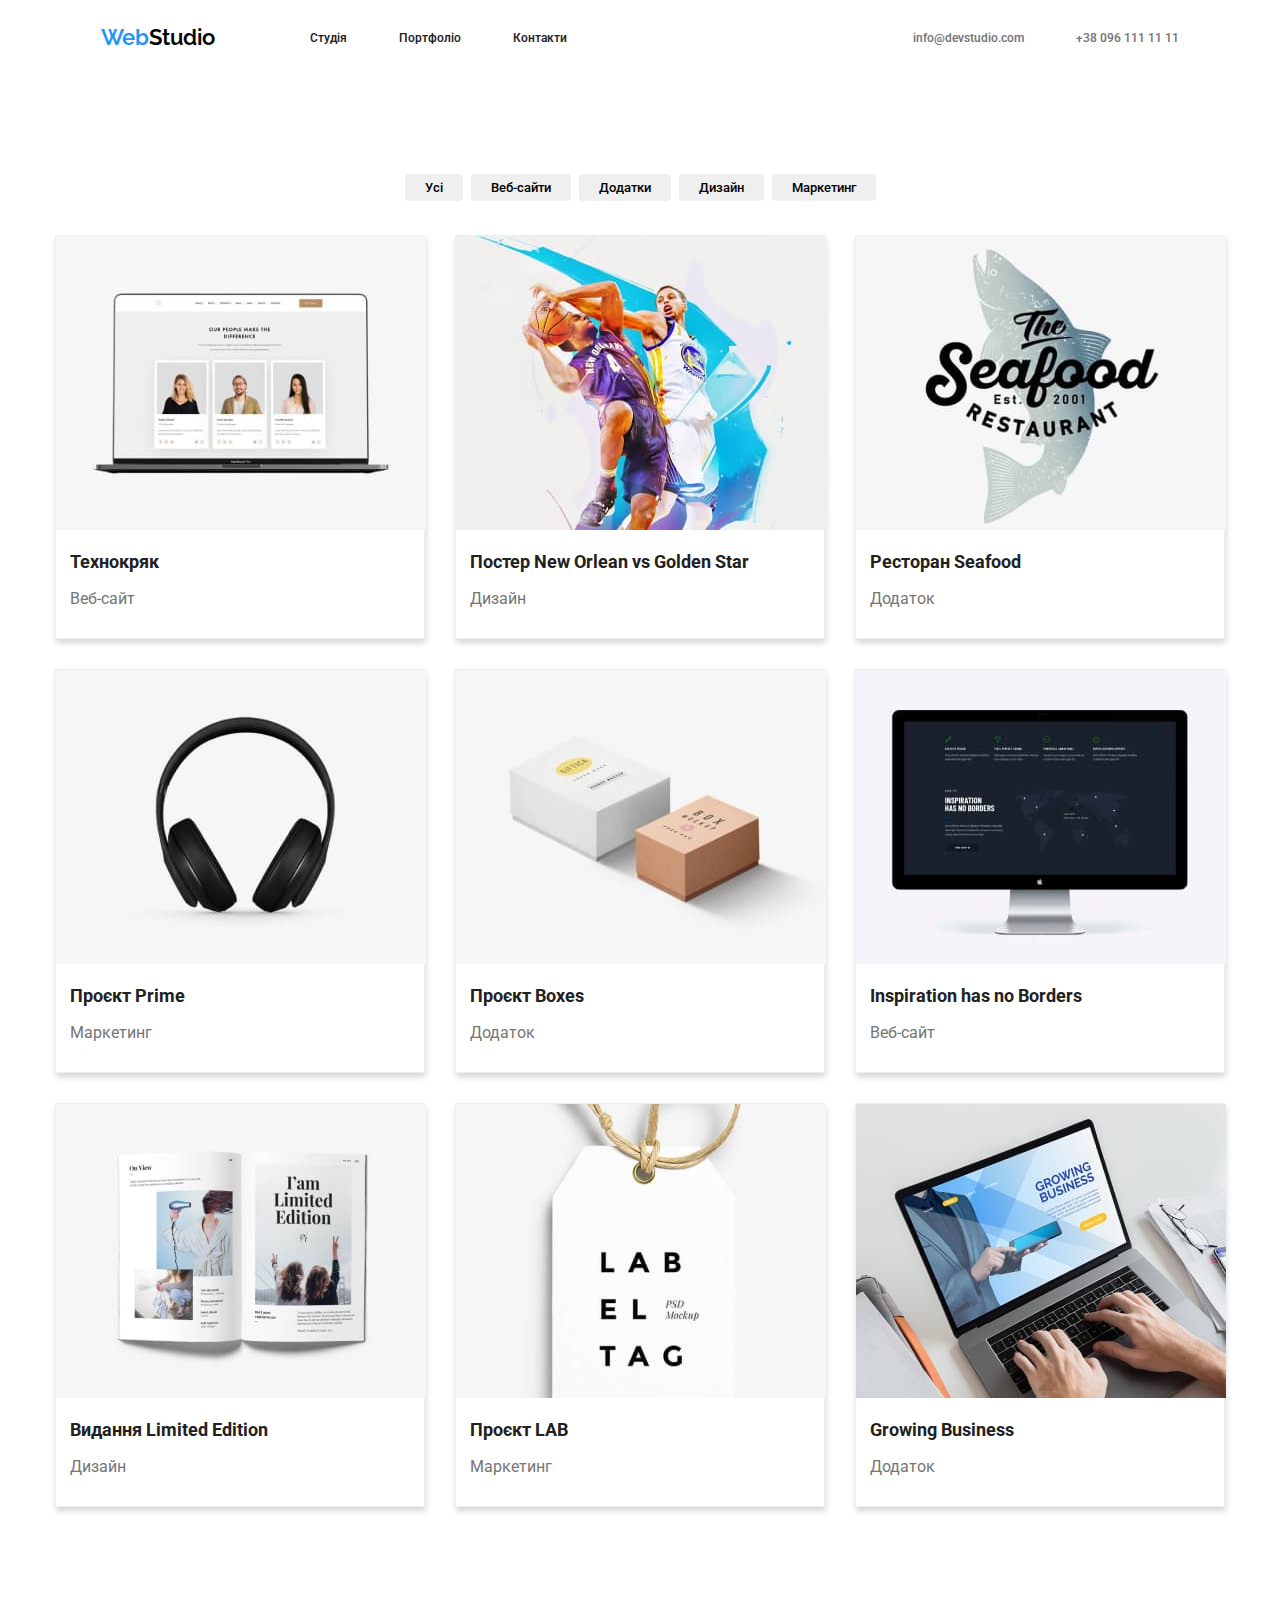
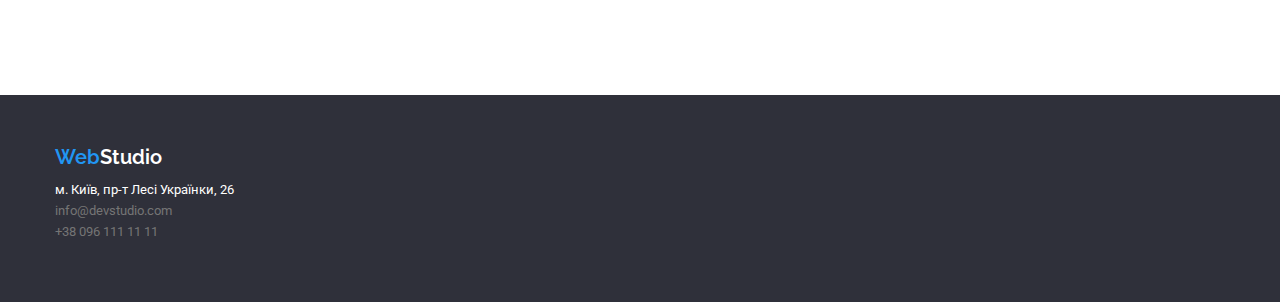
<file: portfolio.html>
<!DOCTYPE html>
<html lang="en">
<head>
    <meta charset="UTF-8">
    <meta name="viewport" content="width=device-width, initial-scale=1.0">
    <title>Portfolio</title>
    <link rel="stylesheet" href="./css/style.css">
    <link rel="stylesheet" href="./css/reset.css">
</head>
<body>
    <!-- Навігація -->
    <header class="header">
        <div class="container">
            <a href="index.html" class="header-logo">
                <p class="header-text">
                    <span class="header-span">Web</span>Studio
                </p>
            </a>
            <nav class="header-nav">
                <ul class="header-list">
                    <li class="header-item"><a class="header-link" href="#">Студія</a></li>
                    <li class="header-item"><a class="header-link" href="portfolio.html">Портфоліо</a></li>
                    <li class="header-item"><a class="header-link" href="#">Контакти</a></li>
                </ul>
            </nav>
            <ul class="header-roster">
                <li class="header-element"><a href="mailto:info@devstudio.com" class="header-reference">info@devstudio.com</a></li>
                <li class="header-element"><a href="tel:+380961111111" class="header-reference">+38 096 111 11 11</a></li>
            </ul>
        </div>
    </header>
    <main>
        <!-- Вибір конкретного портфоліо -->
        <section class="buttons" aria-label="Кнопки для вибору">
            <div class="container">
                <ul class="buttons_list">
                    <li class="buttons_item">
                        <button class="buttons_btn" type="button">Усі</button>
                    </li>
                    <li class="buttons_item">
                        <button class="buttons_btn" type="button">Веб-сайти</button>
                    </li>
                    <li class="buttons_item">
                        <button class="buttons_btn" type="button">Додатки</button>
                    </li>
                    <li class="buttons_item">
                        <button class="buttons_btn" type="button">Дизайн</button>
                    </li>
                    <li class="buttons_item">
                        <button class="buttons_btn" type="button">Маркетинг</button>
                    </li>
                </ul>
            </div>
        </section>
        <!-- Усе портфоліо -->
        <section class="brief" aria-label="Секція з усім портфоліо">
            <div class="container">
                <ul class="brief_list">
                    <li class="brief-item">
                        <a class="brief-link" href="">
                            <img class="brief-image" src="./image/Techno.jpg" alt="Технокряк">
                            <h3 class="brief-title">Технокряк</h3>
                            <p class="brief-desc">Веб-сайт</p>
                        </a>
                    </li>
                    <li class="brief-item">
                        <a class="brief-link" href="#">
                            <img class="brief_image" src="./image/poster.jpg" alt="Постер">
                            <h3 class="brief-title">Постер New Orlean vs Golden Star</h3>
                            <p class="brief-desc">Дизайн</p>
                        </a>
                    </li>
                    <li class="brief-item">
                        <a class="brief-link" href="#">
                            <img class="brief_image" src="./image/restouran.jpg" alt="Ресторан">
                            <h3 class="brief-title">Ресторан Seafood</h3>
                            <p class="brief-desc">Додаток</p>
                        </a>
                    </li>
                    <li class="brief-item">
                        <a class="brief-link" href="#">
                            <img class="brief_image" src="./image/prime.jpg" alt="Проєкт Prime">
                            <h3 class="brief-title">Проєкт Prime</h3>
                            <p class="brief-desc">Маркетинг</p>
                        </a>
                    </li>
                    <li class="brief-item">
                        <a class="brief-link" href="#">
                            <img class="brief_image" src="./image/boxes.jpg" alt="Проєкт Boxes">
                            <h3 class="brief-title">Проєкт Boxes</h3>
                            <p class="brief-desc">Додаток</p>
                        </a>
                    </li>
                    <li class="brief-item">
                        <a class="brief-link" href="#">
                            <img class="brief_image" src="./image/borders.jpg" alt="Немає меж">
                            <h3 class="brief-title">Inspiration has no Borders</h3>
                            <p class="brief-desc">Веб-сайт</p>
                        </a>
                    </li>
                    <li class="brief-item">
                        <a class="brief-link" href="#">
                            <img class="brief_image" src="./image/edition.jpg" alt="Книга лімітована колекція">
                            <h3 class="brief-title">Видання Limited Edition</h3>
                            <p class="brief-desc">Дизайн</p>
                        </a>
                    </li>
                    <li class="brief-item">
                        <a class="brief-link" href="#">
                            <img class="brief_image" src="./image/lab.jpg" alt="Проєкт LAB">
                            <h3 class="brief-title">Проєкт LAB</h3>
                            <p class="brief-desc">Маркетинг</p>
                        </a>
                    </li>
                    <li class="brief-item">
                        <a class="brief-link" href="#">
                            <img class="brief_image" src="./image/bussines.jpg" alt="Бізнес">
                            <h3 class="brief-title">Growing Business</h3>
                            <p class="brief-desc">Додаток</p>
                        </a>
                    </li>
                </ul>
            </div>
        </section>
    </main>
    <footer class="footer">
        <div class="container">
            <a href="index.html" class="footer-logo">
                <p class="footer-text">
                    <span class="footer-span">Web</span>Studio
                </p>
            </a>
            <address class="footer-address">
                <ul class="footer-list">
                    <li class="footer-item"><a href="https://maps.app.goo.gl/B15ud91DK2bjN8EE8" class="footer-superscription">м. Київ, пр-т Лесі Українки, 26</a></li>
                    <li class="footer-item"><a href="mailto:info@devstudio.com" class="footer-link">info@devstudio.com</a></li>
                    <li class="footer-item"><a href="tel:+380961111111" class="footer-link">+38 096 111 11 11</a></li>
                </ul>
            </address>
        </div>
    </footer>
</body>
</html>
</file>
<file: css/style.css>
@import url('https://fonts.googleapis.com/css2?family=Raleway:ital,wght@0,100..900;1,100..900&display=swap');
@import url('https://fonts.googleapis.com/css2?family=Roboto:ital,wght@0,100..900;1,100..900&display=swap');

:root {
    --background-button-color:#2196F3;
    --text-color:#212121;
    --text-p-color:#757575;
    --background-section-color:#2F303A;
    --background-team-color:#F5F4FA;
    --title-text-color:#FFFFFF;
    --footer-text-color:rgba(255, 255, 255, 0.6);
    --header-background-color:#ECECEC;
    --background-all-portfolio-color:#EEEEEE;
    --span-logo-color:#2196F3;
    --hover-color:#2196F3;
    --portfolio-button-color:#F5F4FA;
    --stroke-color:#EEEEEE;
    --body-font:'Roboto',sans-serif;
    --logo-font:'Raleway'.sans-serif;
}


body {
    font-family:var(--body-font);
}

.container {
    width:1170px; 
    margin: 0 auto;
}

.header-list a:hover {
    color: var(--hover-color);
}

.header-roster a:hover {
    color: var(--hover-color);
}


header {
    display: flex;
    
}

.header-span {
    color: var(--span-logo-color);
}

.header-list {
    display: flex;
    flex-direction: row;
    margin-left: 95px;
    gap: 52px;
    margin-top: 29px;
    
}

.header-list a {
    color: var(--text-color);
    font-weight: 550;
    font-family: 'Roboto',sans-serif;
    font-size: 12px;
}

.header-roster a {
    color: var(--text-p-color);
    font-family: 'Roboto',sans-serif;
    font-size: 12px;
    font-weight: 550;
    
}

header {
    height: 80px;
}

.header-roster {
    display: flex;
    flex-direction: row;
    margin-left: 346px;
    gap: 52px;
    padding-top: 29px;
}

.header-text {
    color: black;
    font-weight: 650;
    font-family: 'Raleway',sans-serif;
    font-size: 22px;
    padding-top: 26px;
}

header .container {
    display: flex;
    flex-direction: row;
    justify-content: center;
}

.service-title { 
    font-size: 44px;
    line-height: 60px;
    letter-spacing: 6%;
    font-weight: 900;
    color: white;
    font-family: "Roboto",sans-serif;
    padding-bottom: 30px;
}

.service {
    padding-bottom: 170px;
    padding-top:200px
}

.service-button {
    padding: 17px 32px;
    background-color: var(--background-button-color);
    border: none;
    border-radius: 3px;
    font-weight: 600;
    color: white;
    letter-spacing: 1px;
    font-family: "Roboto",sans-serif;
}

.service {
    text-align: center;
    background-image: url("https://s3-alpha-sig.figma.com/img/1131/4362/dd953143a8a4d9f86ec8d71afc0e8103?Expires=1744588800&Key-Pair-Id=APKAQ4GOSFWCW27IBOMQ&Signature=o-r6ezBvReEzZO3LQSttaLvF3i367omK~9PQIim0L4OJP7kcpjNRao3wwHgm0I8rJQTEaOw8A-uGG0f3uEE~Axw7GiV9dLkxXkevestbDktqM3TfUbm2hX~QXipvKiW~25qEoDM9KMiTxWiBp7Ya6XWB8EizreMFgyHzLRvKfJmYx~NNUSoV662TBnQNSMPRpQI3eMwzahPPi7MEennCZSUG~cYZKOvYz-7SP3a6C1cf6~e5bI7Pa1jsAGC2qyLJJ6~UuiPewjAEI3CgvyHIgwkO-8g~~LfVx4hFum~FOQiaGDNOqW4wi4Wb3Pc0toKDAVincciL8pt~HcjBwWGvrw__");
    
}

.buttons{
    padding-top: 94px;
    padding-bottom: 34px;
}

.details {    
    padding-top: 95px;
}

.details-list {
    display: flex;
    flex-direction: row;
    font-family: 'Roboto',sans-serif;
    justify-content: center;
    gap: 35px;
}

.details-subtitle {
    font-weight:600;
    color: var(--text-color);
}

.details-desc {
    font-size:13px;
    padding-top: 18px;
    letter-spacing: 0.5px;
    font-weight: 400;
    color: var(--text-p-color);
    line-height: 1.5;
}



.details-item::before {
    top: 0;
    left: 0;
    display: block;
    width: 270px;
    height: 120px;
    content: "";
    background-image: url("./image/antenna.jpg");
    background-size: 70px;
    background-repeat: no-repeat;
    position: top;
    background-color: #F5F4FA;

}


.activity {
    padding-top: 105px;
    padding-bottom: 108px;
}


.activity-title {
    font-size: 38px;
    letter-spacing: 0.2;
    font-weight: 600;
    font-family: 'Roboto',sans-serif;
    text-align: center;
    margin-bottom: 58px;
    color: var(--text-color);
}


.activity-list {
    display: flex;
    flex-direction: row;
    gap: 30px;
}

.activity-img {
    width:370px;
    height:294px;
}


.team {
    background-color: var(--background-team-color);
    padding-top: 87px;
    padding-bottom: 108px;
}


.team-title {
    text-align: center;
    padding-bottom: 53px;
    font-size: 30px;
    font-weight: 600;
    font-family: 'Roboto',sans-serif;
    color: var(--text-color);
}

.team-subtitle {
    padding-top: 30px;
    color: var(--text-color);
    font-size: 14px;
    font-weight: 600;
    margin-bottom: 5px;
    font-family: 'Roboto',sans-serif;
}

.team-desc {
    color: var(--text-p-color);
    font-size: 15px;
    font-family: 'Roboto',sans-serif;
    padding-bottom: 30px;
}


.team-item {
    background-color: white;
    text-align: center;
    box-shadow: 0px 2px 1px 0px rgba(0, 0, 0, 0.2);
    border-radius: 4px;
}

.team-img  {
    width: 270px;
    height: 260px;
    border-top-right-radius: 4px;
    border-top-left-radius: 4px;
}

.team-list {
    display: flex;
    flex-direction: row;
    gap: 30px;
    text-align: center;
}

.footer {
    background-color: var(--background-section-color);
    display: flex;
    align-items:start;
    font-family: 'Roboto',sans-serif;
    padding-top: 52px;
    padding-bottom: 64px;
}

.footer-span {
    color: var(--span-logo-color);
    font-family: 'Raleway',sans-serif;
}

.footer-text {
    color: white;
    margin-bottom: 16px;
    font-family: 'Raleway',sans-serif;
    font-weight: 650;
    font-size: 20px;
}


.footer-list {
    font-size:13px;
}

.footer-item:nth-child(2) {
    padding-top:8px;
    padding-bottom:8px;
}

.footer-link {
    color: var(--text-p-color);
}


.footer-superscription {
    color: white;
}



.buttons_list {
    display: flex;
    flex-direction: row;
    justify-content: center;
    gap: 8px;
}


.buttons_btn {
    padding:6px 20px;
    border: none;
    border-radius: 4px;
    font-weight: 500;
    font-family: 'Roboto',sans-serif;
}


.buttons_btn:hover {
    background-color:var(--hover-color);
    color: white;
}


.brief {
    padding-bottom: 94px;
}


.brief-item {
    font-family: 'Roboto',sans-serif;
    border: 1px solid var(--stroke-color);
    height: 404px;
    width: 370px;
    flex-basis: calc((100% - 60px)/3);
    box-shadow: 1px 4px 6px 0 rgba(0, 0, 0, 0.16);
}


.brief-title {
    color: var(--text-color);
    font-size: 18px;
    font-weight: bold;
    margin-top: 20px;
    padding-left: 14px;
}

.brief-desc {
    color: var(--text-p-color);
    font-size: 16px;
    padding-top:20px;
    padding-left: 14px;
}



.brief_image {
    width: 370px;
    height: 294px;
}

.brief_list {
    display: flex;
    flex-wrap: wrap;
    row-gap: 30px;
    column-gap: 30px;
    justify-content: center;
    padding-bottom:94px;
}
</file>
